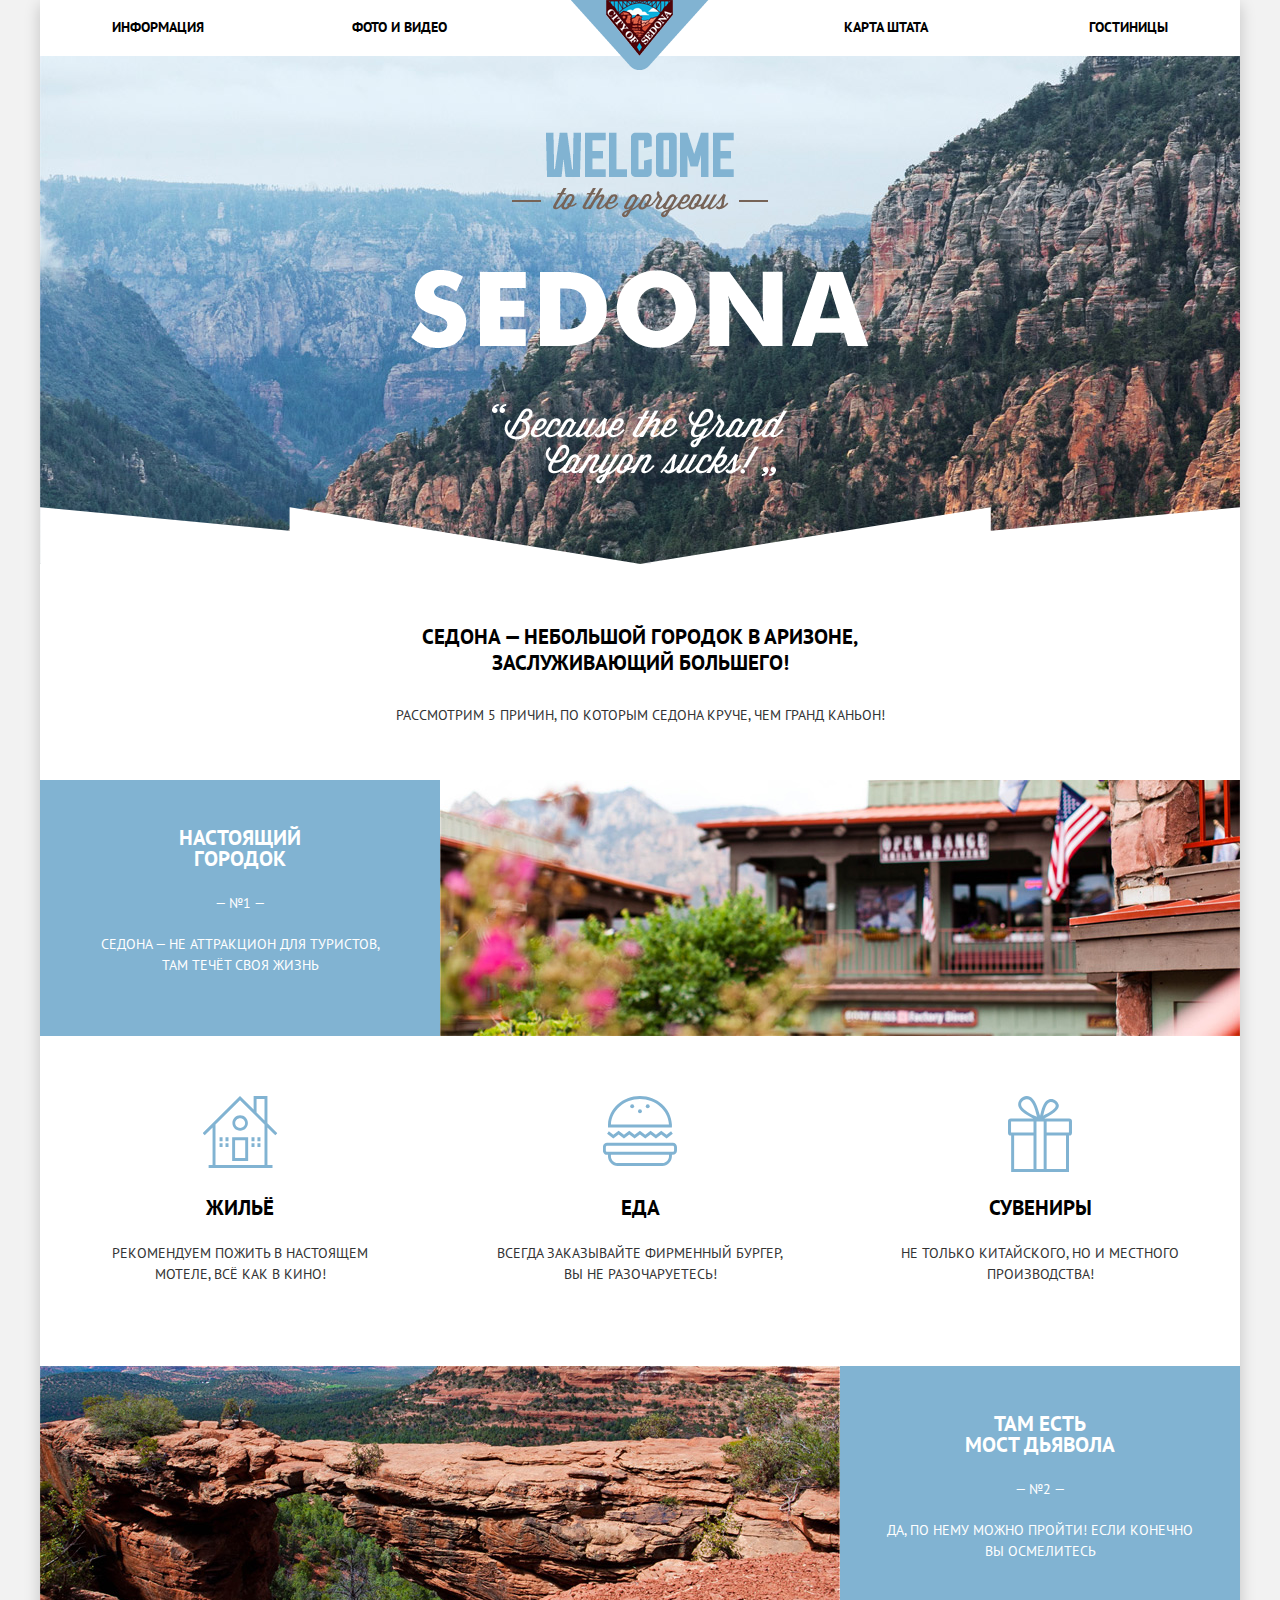
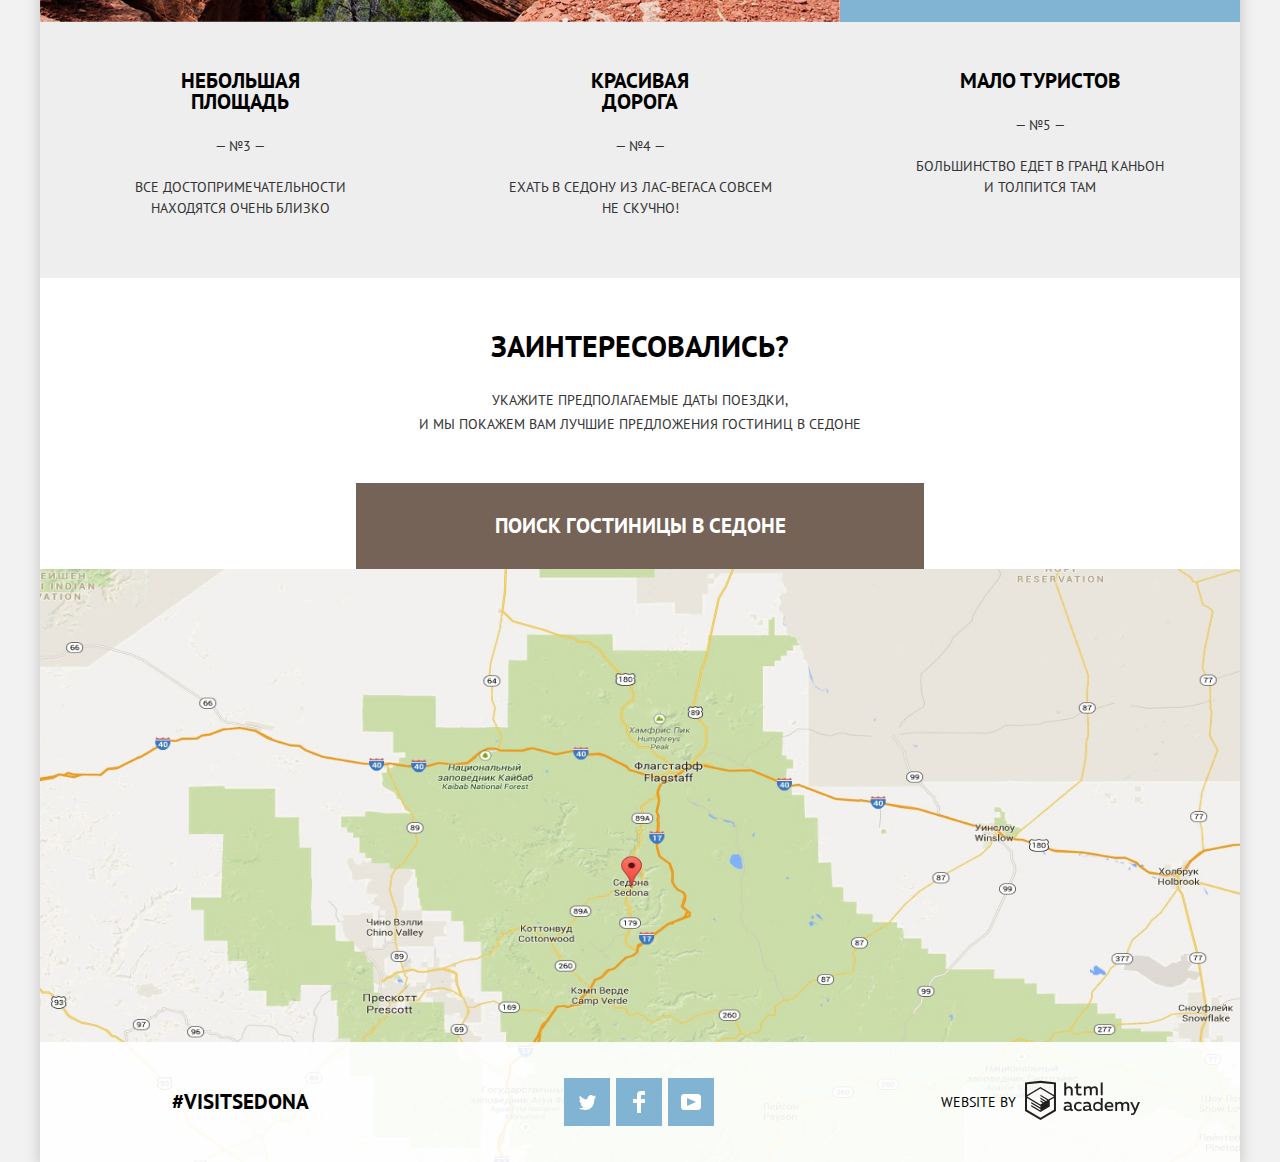
<file: index.html>
<!DOCTYPE html>
<html lang="ru">

<head>
  <meta charset="utf-8">
  <title>Седона</title>
  <link href="https://fonts.googleapis.com/css?family=PT+Sans:400,700&amp;subset=cyrillic" rel="stylesheet">
  <link href="css/normalize.min.css" rel="stylesheet">
  <link rel="stylesheet" href="css/style.min.css">
</head>

<body>
  <div class="wrapper">
    <header class="main-header">
      <nav class="main-navigation">
        <a class="main-header-logo">
          <img src="img/logo.png" width="138" height="70" alt="Логотип города Седона">
        </a>
        <ul class="site-navigation">
          <li>
            <a href="#">Информация</a>
          </li>
          <li>
            <a href="#">Фото и видео</a>
          </li>
          <li>
            <a href="#">Карта штата</a>
          </li>
          <li>
            <a href="inner.html">Гостиницы</a>
          </li>
        </ul>
      </nav>
    </header>
    <main>
      <div class="picture">
        <img src="img/background-text.png" alt="Фото города Седона" width="458" height="352">
      </div>
      <b class="description">Седона — небольшой городок в Аризоне, заслуживающий большего!</b>
      <p>Рассмотрим 5 причин, по которым Седона круче, чем гранд каньон!</p>
      <div class="reason-block">
        <div class="reason reason-special">
          <h2 class="reason-title">Настоящий городок
          </h2>
          <p>— №1 —</p>
          <p>Седона — не аттракцион для туристов, там течёт своя жизнь</p>
        </div>
        <div class="reason-picture">
          <img src="img/reason-picture-1.jpg" width="800" height="256" alt="Фото Мост Дьявола">
        </div>
      </div>
      <div class="reason-features">
        <ul class="reason-features-list">
          <li class="feature-item feature-item-house">
            <b class="reason-title">Жильё</b>
            <p>Рекомендуем пожить в настоящем мотеле, всё как в кино!</p>
          </li>
          <li class="feature-item feature-item-food">
            <b class="reason-title">Еда</b>
            <p>Всегда заказывайте фирменный бургер, вы не разочаруетесь!</p>
          </li>
          <li class="feature-item feature-item-souvenirs">
            <b class="reason-title">Сувениры</b>
            <p>Не только китайского, но и местного производства!</p>
          </li>
        </ul>
      </div>
      <div class="reason-block-invert">
        <div class="reason-picture">
          <img src="img/reason-picture-2.jpg" width="800" height="256" alt="">
        </div>
        <div class="reason reason-special">
          <h2 class="reason-title">Там есть
            <br> Мост дьявола</h2>
          <p>— №2 —</p>
          <p>Да, по нему можно пройти! Если конечно вы осмелитесь</p>
        </div>
      </div>
      <div class="reason-others">
        <div class="reason">
          <h2 class="reason-title">Небольшая площадь</h2>
          <p>— №3 —</p>
          <p>Все достопримечательности находятся очень близко</p>
        </div>
        <div class="reason">
          <h2 class="reason-title">Красивая дорога</h2>
          <p>— №4 —</p>
          <p>Ехать в Седону из Лас-Вегаса совсем не скучно!</p>
        </div>
        <div class="reason">
          <h2 class="reason-title">Мало туристов</h2>
          <p>— №5 —</p>
          <p class="reason-long">Большинство едет в гранд каньон и толпится там</p>
        </div>
      </div>
      <section class="search">
        <h2 class="visually-hidden">Поиск гостиницы</h2>
        <b>Заинтересовались?</b>
        <p>Укажите предполагаемые даты поездки,
          <br> и мы покажем вам лучшие предложения гостиниц в Cедоне</p>
        <button type="button" class="button button-search">Поиск гостиницы в Седоне</button>
        <form class="search-info" method="post" action="https://echo.htmlacademy.ru">
          <div class="form-date">
            <label class="date-enter" for="arrive">Дата заезда:</label>
            <input class="input-text" id="arrive" type="text" name="arrive" placeholder="24 апреля 2017">
            <button type="button" class="calendar">
              <span class="visually-hidden">Календарь</span>
              <svg xmlns="http://www.w3.org/2000/svg" width="21" height="22" viewBox="0 0 21 22">
                <path d="M19.251 2.025h-2.845V.648c0-.381-.294-.689-.656-.689-.363 0-.656.308-.656.689v1.377h-3.938V.648c0-.381-.294-.689-.655-.689-.363 0-.657.308-.657.689v1.377H5.906V.648c0-.381-.294-.689-.656-.689-.363 0-.657.308-.657.689v1.377H1.75C.784 2.025 0 2.847 0 3.862v16.302C0 21.179.784 22 1.75 22h17.501c.966 0 1.749-.821 1.749-1.836V3.862c0-1.015-.783-1.837-1.749-1.837zm.437 18.139a.448.448 0 0 1-.437.459H1.75a.45.45 0 0 1-.438-.459V3.862a.45.45 0 0 1 .438-.459h2.844v1.378c0 .381.294.689.657.689.362 0 .656-.308.656-.689V3.403h3.938v1.378c0 .381.294.689.657.689.361 0 .655-.308.655-.689V3.403h3.938v1.378c0 .381.293.689.656.689.362 0 .656-.308.656-.689V3.403h2.845c.241 0 .437.206.437.459v16.302z"
                />
                <path d="M4.594 8.225h2.625v2.066H4.594zM4.594 11.668h2.625v2.067H4.594zM4.594 15.112h2.625v2.066H4.594zM9.188 15.112h2.625v2.066H9.188zM9.188 11.668h2.625v2.067H9.188zM9.188 8.225h2.625v2.066H9.188zM13.781 15.112h2.625v2.066h-2.625zM13.781 11.668h2.625v2.067h-2.625zM13.781 8.225h2.625v2.066h-2.625z"
                />
              </svg>
            </button>
          </div>
          <div class="form-date">
            <label class="date-enter" for="depart">Дата выезда:</label>
            <input class="input-text" id="depart" type="text" name="depart" placeholder="4 июля 2017">
            <span class="visually-hidden">Календарь</span>
            <button type="button" class="calendar">
              <svg xmlns="http://www.w3.org/2000/svg" width="21" height="22" viewBox="0 0 21 22">
                <path d="M19.251 2.025h-2.845V.648c0-.381-.294-.689-.656-.689-.363 0-.656.308-.656.689v1.377h-3.938V.648c0-.381-.294-.689-.655-.689-.363 0-.657.308-.657.689v1.377H5.906V.648c0-.381-.294-.689-.656-.689-.363 0-.657.308-.657.689v1.377H1.75C.784 2.025 0 2.847 0 3.862v16.302C0 21.179.784 22 1.75 22h17.501c.966 0 1.749-.821 1.749-1.836V3.862c0-1.015-.783-1.837-1.749-1.837zm.437 18.139a.448.448 0 0 1-.437.459H1.75a.45.45 0 0 1-.438-.459V3.862a.45.45 0 0 1 .438-.459h2.844v1.378c0 .381.294.689.657.689.362 0 .656-.308.656-.689V3.403h3.938v1.378c0 .381.294.689.657.689.361 0 .655-.308.655-.689V3.403h3.938v1.378c0 .381.293.689.656.689.362 0 .656-.308.656-.689V3.403h2.845c.241 0 .437.206.437.459v16.302z"
                />
                <path d="M4.594 8.225h2.625v2.066H4.594zM4.594 11.668h2.625v2.067H4.594zM4.594 15.112h2.625v2.066H4.594zM9.188 15.112h2.625v2.066H9.188zM9.188 11.668h2.625v2.067H9.188zM9.188 8.225h2.625v2.066H9.188zM13.781 15.112h2.625v2.066h-2.625zM13.781 11.668h2.625v2.067h-2.625zM13.781 8.225h2.625v2.066h-2.625z"
                />
              </svg>
            </button>
          </div>
          <div class="form-counter">
            <div class="form-counter-common adult">
              <label class="" for="adult">Взрослые:</label>
              <span class="visually-hidden">Минус</span>
              <button type="button" class="number-button number-button-minus"></button>
              <input id="adult" type="text" name="adult" placeholder="2">
              <span class="visually-hidden">Плюс</span>
              <button type="button" class="number-button number-button-plus"></button>
            </div>
            <div class="form-counter">
              <div class="form-counter-common children">
                <label for="children">Дети:</label>
                <span class="visually-hidden">Минус</span>
                <button type="button" class="number-button number-button-minus"></button>
                <input id="children" type="text" name="children" placeholder="0">
                <span class="visually-hidden">Плюс</span>
                <button type="button" class="number-button number-button-plus"></button>
              </div>
            </div>
          </div>
          <button class="button button-find" type="submit">Найти</button>
        </form>
      </section>
      <section class="map">
        <h2 class="visually-hidden">Карта</h2>
        <img class="map-image" src="img/map.jpg" width="1200" height="593" alt="Интерактивная карта штата">
        <div class="map-interactive" id="map">
          <iframe src="https://www.google.com/maps/embed?pb=!1m18!1m12!1m3!1d997641.0721878601!2d-112.39646853021871!3d34.780696503165004!2m3!1f0!2f0!3f0!3m2!1i1024!2i768!4f13.1!3m3!1m2!1s0x872da132f942b00d%3A0x5548c523fa6c8efd!2z0KHQtdC00L7QvdCwLCDQkNGA0LjQt9C-0L3QsCA4NjMzNiwg0KHQqNCQ!5e0!3m2!1sru!2sru!4v1530420291716"
            width="1200" height="593" allowfullscreen></iframe>
        </div>
      </section>
    </main>
    <footer class="main-footer footer-index">
      <p class="footer-hashtag">#visitSEDONA</p>
      <div class="footer-social">
        <ul>
          <li>
            <a class="social-button" href="#">
              <span class="visually-hidden">Твитер</span>
              <svg xmlns="http://www.w3.org/2000/svg" xmlns:xlink="http://www.w3.org/1999/xlink" width="17" height="15" viewBox="0 0 17 15">
                <path fill="#FFF" d="M10.95.144c1.685-.496 2.984.27 3.577 1.179.673-.231 1.331-.481 2.011-.708a2.345 2.345 0 0 1-.857 1.768c.685.17 1.304-.491 1.304-.491-.169 1-1.006 1.788-1.563 2.024-.231 6.75-3.175 11.217-10.077 11.082h-.446c-.41 0-4.164-.46-4.898-1.887 2.271.196 3.893-.422 4.693-1.177-.96-.3-2.679-.477-2.979-2.95.349.106.564.228 1.19.119C1.705 8.247.374 7.53.448 5.33c.285.328 1.067.536 1.34.472C1.085 5.561-.182 2.442.894.85c1.818 1.854 3.735 3.606 7.152 3.773C8.254 2.33 9.183.793 10.95.144z"
                />
              </svg>
            </a>
          </li>
          <li>
            <a class="social-button" href="#">
              <span class="visually-hidden">Фейсбук</span>
              <svg xmlns="http://www.w3.org/2000/svg" width="12" height="22" viewBox="0 0 12 22">
                <path fill="#FFF" d="M12 4V0H8a4 4 0 0 0-4 4v4H0v4h4v10h4V12h4V8H8V4h4z" />
              </svg>
            </a>
          </li>
          <li>
            <a class="social-button" href="#">
              <span class="visually-hidden">Ютуб</span>
              <svg xmlns="http://www.w3.org/2000/svg" xmlns:xlink="http://www.w3.org/1999/xlink" width="20" height="16" viewBox="0 0 20 16">
                <path fill="#FFF" d="M17 0H3C1.35 0 0 1.35 0 3v10c0 1.65 1.35 3 3 3h14c1.65 0 3-1.35 3-3V3c0-1.65-1.35-3-3-3zM6.027 11.998V4.002L15.014 8l-8.987 3.998z"
                />
              </svg>
            </a>
          </li>
        </ul>
      </div>
      <div class="footer-copyright">
        <span>Website by</span>
        <a class="copyright-link" href="https://htmlacademy.ru/intensive/htmlcss">
          <svg id="Layer_1" data-name="Layer 1" xmlns="http://www.w3.org/2000/svg" width="115" height="41" viewBox="0 0 108.08 36.85">
            <title>logo-htmlacademy-small1</title>
            <path d="M44.61,26.88a2,2,0,0,0,.55-0.1v1.33a3.25,3.25,0,0,1-1.18.21,1.67,1.67,0,0,1-1.67-1,4.84,4.84,0,0,1-3.14,1.08c-1.51,0-2.91-.83-2.91-2.55,0-2.13,2-2.79,3.71-2.79a11.08,11.08,0,0,1,2.17.25v-0.3c0-1-.76-1.77-2.19-1.77a7.42,7.42,0,0,0-3,.64v-1.7a10.21,10.21,0,0,1,3.19-.55c2.36,0,3.81,1.12,3.81,3.65v3a0.54,0.54,0,0,0,.49.59h0.17Zm-6.44-1.13A1.35,1.35,0,0,0,39.63,27h0.11a3.39,3.39,0,0,0,2.41-1V24.58a9.72,9.72,0,0,0-1.81-.21c-1,0-2.16.33-2.16,1.38h0Zm12.36-6.11a5,5,0,0,1,2.57.64V22a4.08,4.08,0,0,0-2.3-.7,2.75,2.75,0,1,0,0,5.49,5,5,0,0,0,2.43-.64v1.71a6.27,6.27,0,0,1-2.76.57A4.21,4.21,0,0,1,46,24.51q0-.21,0-0.41a4.32,4.32,0,0,1,4.18-4.46h0.38Zm12.17,7.24a2,2,0,0,0,.55-0.1v1.33a3.25,3.25,0,0,1-1.18.21,1.67,1.67,0,0,1-1.67-1,4.84,4.84,0,0,1-3.14,1.08c-1.51,0-2.91-.83-2.91-2.55,0-2.13,2-2.79,3.71-2.79a11.08,11.08,0,0,1,2.17.25v-0.3c0-1-.76-1.77-2.19-1.77a7.42,7.42,0,0,0-3,.64v-1.7a10.21,10.21,0,0,1,3.19-.55c2.36,0,3.81,1.12,3.81,3.65v3a0.54,0.54,0,0,0,.49.59h0.17Zm-6.44-1.13A1.35,1.35,0,0,0,57.73,27h0.11a3.39,3.39,0,0,0,2.41-1V24.58a9.72,9.72,0,0,0-1.81-.21c-1.06,0-2.16.33-2.16,1.38h0ZM73,16V28.2H71.35V26.88a3.88,3.88,0,0,1-3.19,1.54,4.4,4.4,0,0,1,0-8.78,3.81,3.81,0,0,1,3,1.3V16H73Zm-4.53,5.22a2.76,2.76,0,1,0,0,5.52A2.86,2.86,0,0,0,71.15,25V23A2.91,2.91,0,0,0,68.49,21.27ZM79,19.64c3.31,0,4.46,2.68,3.92,5.09H76.7c0.21,1.5,1.67,2.11,3.19,2.11a6.11,6.11,0,0,0,2.64-.59v1.6a7.14,7.14,0,0,1-3,.57C77,28.42,74.78,27,74.78,24a4.18,4.18,0,0,1,4-4.39H79Zm0.09,1.54a2.28,2.28,0,0,0-2.44,2.1v0.06H81.3A2,2,0,0,0,79.13,21.18Zm5.73,7V19.87h1.65v1a3.81,3.81,0,0,1,2.78-1.27A2.86,2.86,0,0,1,91.89,21a4.12,4.12,0,0,1,2.91-1.33A3.06,3.06,0,0,1,98,23V28.2h-1.9V23.05a1.59,1.59,0,0,0-1.42-1.75H94.42a2.8,2.8,0,0,0-2.07,1.12V28.2h-1.9V23.05A1.59,1.59,0,0,0,89,21.31H88.8a3,3,0,0,0-2.21,1.29v5.63H84.86Zm21.31-8.33h1.9l-3.91,9.46c-0.9,2.17-2.09,2.86-3.35,2.86a4.76,4.76,0,0,1-1.1-.14V30.46a2.86,2.86,0,0,0,.85.12c0.9,0,1.58-.64,2.07-1.9l0.17-.42-4-8.4h2l2.86,6.29ZM38.73,1.46V6.22a3.81,3.81,0,0,1,2.7-1.14,3.25,3.25,0,0,1,3.44,3.4v5.15H43V8.72a1.81,1.81,0,0,0-1.61-2h-0.3a2.93,2.93,0,0,0-2.32,1.39v5.52h-1.9V1.46h1.9ZM49.94,2.31v3h3V6.91h-3v3.81c0,1.1.5,1.46,1.58,1.46a4.49,4.49,0,0,0,1.69-.33v1.6A6.8,6.8,0,0,1,51,13.8a2.55,2.55,0,0,1-2.86-2.74V6.89H46.58V5.26h1.5V2.74Zm5.4,11.31V5.28H57v1A3.81,3.81,0,0,1,59.77,5a2.86,2.86,0,0,1,2.6,1.33A4.12,4.12,0,0,1,65.28,5,3.06,3.06,0,0,1,68.44,8.4v5.21h-1.9V8.46a1.59,1.59,0,0,0-1.42-1.75H64.89a2.8,2.8,0,0,0-2.07,1.12v5.78h-1.9V8.46A1.59,1.59,0,0,0,59.5,6.71H59.27A3,3,0,0,0,57.06,8v5.63H55.34ZM71.17,1.45H73V13.6H71.17V1.45ZM14.71,0H14.55L0,1.54V28.21l14.55,8.66,14.55-8.66V1.54Zm12.5,27.1L14.55,34.64,1.9,27.12V16.18l12.59,7.5V25L5.86,19.9v1.31l8.68,5.21v1.39L5.87,22.65V24l8.68,5.21,8.75-5.24V18.31L27.2,16V27.12Zm0-12.53-3.48,2-1.6,1L14.51,13v1.31L21,18.23H21l-0.14.09-1,.54-5.37-3.2V17l4.24,2.52-1,.67-3.2-1.9v1.31l2.1,1.24L14.5,22.1,2,14.65,14.51,7.11Zm0-1.32L14.49,5.76,1.91,13.25v-10L14.56,1.92,27.21,3.25v10h0Z"
              transform="translate(0 -0.02)" fill="#231f20" />
          </svg>
        </a>
      </div>
    </footer>
  </div>
  <script src="js/popup.min.js"></script>
</body>

</html>
</file>
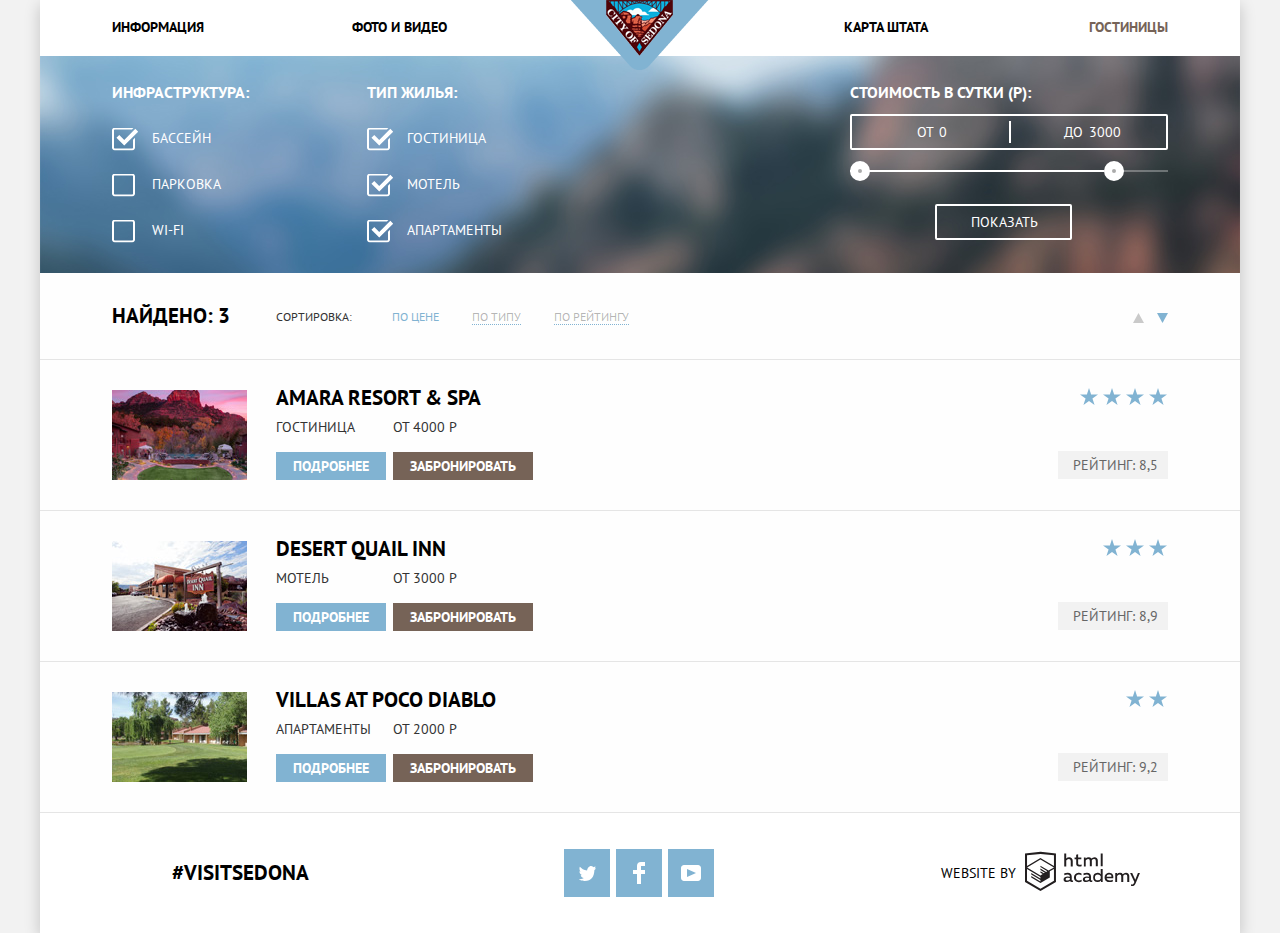
<file: inner.html>
<!DOCTYPE html>
<html lang="ru">

<head>
  <meta charset="utf-8">
  <title>Седона</title>
  <link href="https://fonts.googleapis.com/css?family=PT+Sans:400,700&amp;subset=cyrillic" rel="stylesheet">
  <link href="css/normalize.min.css" rel="stylesheet">
  <link rel="stylesheet" href="css/style.min.css">
</head>

<body class="inner-page">
  <div class="wrapper">
    <header class="main-header">
      <nav class="main-navigation">
        <a class="main-header-logo" href="index.html">
          <img src="img/logo.png" width="138" height="70" alt="Логотип города Сидона">
        </a>
        <ul class="site-navigation">
          <li>
            <a href="#">Информация</a>
          </li>
          <li>
            <a href="#">Фото и видео</a>
          </li>
          <li>
            <a href="#">Карта штата</a>
          </li>
          <li class="site-navigation-current">
            <a>Гостиницы</a>
          </li>
        </ul>
      </nav>
    </header>
    <main class="container">
      <section class="filters">
        <h2 class="visually-hidden">Фильтр жилья</h2>
        <form class="filter" method="get" action="https://echo.htmlacademy.ru">
          <fieldset class="infrastructure">
            <legend>Инфраструктура:</legend>
            <ul>
              <li class="filter-option">
                <input class="visually-hidden filter-input filter-input-checkbox" id="pool" type="checkbox" name="pool" checked>
                <label for="pool">Бассейн</label>
              </li>
              <li class="filter-option">
                <input class="visually-hidden filter-input filter-input-checkbox" id="parking" type="checkbox" name="parking">
                <label for="parking">Парковка</label>
              </li>
              <li class="filter-option">
                <input class="visually-hidden filter-input filter-input-checkbox" id="wi-fi" type="checkbox" name="wi-fi">
                <label for="wi-fi">Wi-Fi</label>
              </li>
            </ul>
          </fieldset>
          <fieldset class="housing-type">
            <legend>Тип жилья:</legend>
            <ul>
              <li class="filter-option">
                <input class="visually-hidden filter-input filter-input-checkbox" id="hotel" type="checkbox" name="hotel" checked>
                <label for="hotel">Гостиница</label>
              </li>
              <li class="filter-option">
                <input class="visually-hidden filter-input filter-input-checkbox" id="motel" type="checkbox" name="motel" checked>
                <label for="motel">Мотель</label>
              </li>
              <li class="filter-option">
                <input class="visually-hidden filter-input filter-input-checkbox" id="apartment" type="checkbox" name="apartment" checked>
                <label for="apartment">Апартаменты</label>
              </li>
            </ul>
          </fieldset>
          <fieldset class="price">
            <legend>Стоимость в сутки (Р):</legend>
            <div class="filter-interval">
              <label class="min-interval">От
                <input type="text" name="min-interval" value="0">
              </label>
              <label class="max-interval">До
                <input type="text" name="max-interval" value="3000">
              </label>
            </div>
            <div class="filter-range-wrapper">
              <div class="filter-range">
                <div class="filter-range-scale">
                  <div class="filter-range-bar"></div>
                </div>
                <button class="filter-range-handle min" type="button"></button>
                <button class="filter-range-handle max" type="button"></button>
              </div>
            </div>
            <button class="button button-filter" type="submit">Показать</button>
          </fieldset>
        </form>
      </section>
      <div class="sort">
        <p class="sort-title">Найдено: 3</p>
        <ul class="sort-list">
          <li class="sort-item">Сортировка:</li>
          <li class="sort-item sort-item-current">
            <a href="#">По цене</a>
          </li>
          <li class="sort-item">
            <a href="#">По типу</a>
          </li>
          <li class="sort-item">
            <a href="#">По рейтингу</a>
          </li>
        </ul>
        <ul class="sort-icon">
          <li class="sort-icon-up">
            <a href="#">
              <span class="visually-hidden">вверх</span>
              <svg xmlns="http://www.w3.org/2000/svg" width="11" height="10" viewBox="0 0 11 10">
                <path fill="#cacaca" d="M5.5 0L0 10h11z" />
              </svg>
            </a>
          </li>
          <li class="sort-icon-down">
            <a class="sort-icon-current" href="#">
              <span class="visually-hidden">вниз</span>
              <svg xmlns="http://www.w3.org/2000/svg" width="11" height="10" viewBox="0 0 11 10">
                <path fill="#cacaca" d="M5.5 10L0 0h11" />
              </svg>
            </a>
          </li>
        </ul>
      </div>
      <section class="hotels">
        <div class="hotels-image">
          <img src="img/hotels-image-1.jpg" width="135" height="90" alt="Гостиница Amara Resort">
        </div>
        <div class="hotels-block">
          <h2 class="hotels-block-title">
            <a href="#">Amara Resort & Spa</a>
          </h2>
          <div class="hotels-block-box">
            <span class="">Гостиница</span>
            <a class="button button-info" href="#">Подробнее</a>
          </div>
          <div class="hotels-block-box">
            <span class="">От 4000 P</span>
            <a class="button button-book" href="#">Забронировать</a>
          </div>
        </div>
        <div class="hotels-rating">
          <div class="stars">
            <span class="icon-star"></span>
            <span class="icon-star"></span>
            <span class="icon-star"></span>
            <span class="icon-star"></span>
          </div>
          <span class="rating-info">Рейтинг: 8,5</span>
        </div>
      </section>
      <section class="hotels">
        <div class="hotels-image">
          <img src="img/hotels-image-2.jpg" width="135" height="90" alt="Мотель Desert Quail Inn">
        </div>
        <div class="hotels-block">
          <h2 class="hotels-block-title">
            <a href="#">Desert Quail Inn</a>
          </h2>
          <div class="hotels-block-box">
            <span class="">Мотель</span>
            <a class="button button-info" href="#">Подробнее</a>
          </div>
          <div class="hotels-block-box">
            <span class="">От 3000 P</span>
            <a class="button button-book" href="#">Забронировать</a>
          </div>
        </div>
        <div class="hotels-rating">
          <div class="stars">
            <span class="icon-star"></span>
            <span class="icon-star"></span>
            <span class="icon-star"></span>
          </div>
          <span class="rating-info">Рейтинг: 8,9</span>
        </div>
      </section>
      <section class="hotels hotels-last">
        <div class="hotels-image">
          <img src="img/hotels-image-3.jpg" width="135" height="90" alt="Апартаменты Villas at Poco Diablo">
        </div>
        <div class="hotels-block">
          <h2 class="hotels-block-title">
            <a href="#">Villas at Poco Diablo</a>
          </h2>
          <div class="hotels-block-box">
            <span class="">Апартаменты</span>
            <a class="button button-info" href="#">Подробнее</a>
          </div>
          <div class="hotels-block-box">
            <span class="">От 2000 P</span>
            <a class="button button-book" href="#">Забронировать</a>
          </div>
        </div>
        <div class="hotels-rating">
          <div class="stars">
            <span class="icon-star"></span>
            <span class="icon-star"></span>
          </div>
          <span class="rating-info">Рейтинг: 9,2</span>
        </div>
      </section>
    </main>
    <footer class="main-footer">
      <p class="footer-hashtag">#visitSEDONA</p>
      <div class="footer-social">
        <ul>
          <li>
            <a class="social-button" href="#">
              <span class="visually-hidden">Твитер</span>
              <svg xmlns="http://www.w3.org/2000/svg" xmlns:xlink="http://www.w3.org/1999/xlink" width="17" height="15" viewBox="0 0 17 15">
                <path fill="#FFF" d="M10.95.144c1.685-.496 2.984.27 3.577 1.179.673-.231 1.331-.481 2.011-.708a2.345 2.345 0 0 1-.857 1.768c.685.17 1.304-.491 1.304-.491-.169 1-1.006 1.788-1.563 2.024-.231 6.75-3.175 11.217-10.077 11.082h-.446c-.41 0-4.164-.46-4.898-1.887 2.271.196 3.893-.422 4.693-1.177-.96-.3-2.679-.477-2.979-2.95.349.106.564.228 1.19.119C1.705 8.247.374 7.53.448 5.33c.285.328 1.067.536 1.34.472C1.085 5.561-.182 2.442.894.85c1.818 1.854 3.735 3.606 7.152 3.773C8.254 2.33 9.183.793 10.95.144z"
                />
              </svg>
            </a>
          </li>
          <li>
            <a class="social-button" href="#">
              <span class="visually-hidden">Фейсбук</span>
              <svg xmlns="http://www.w3.org/2000/svg" width="12" height="22" viewBox="0 0 12 22">
                <path fill="#FFF" d="M12 4V0H8a4 4 0 0 0-4 4v4H0v4h4v10h4V12h4V8H8V4h4z" />
              </svg>
            </a>
          </li>
          <li>
            <a class="social-button" href="#">
              <span class="visually-hidden">Ютуб</span>
              <svg xmlns="http://www.w3.org/2000/svg" xmlns:xlink="http://www.w3.org/1999/xlink" width="20" height="16" viewBox="0 0 20 16">
                <path fill="#FFF" d="M17 0H3C1.35 0 0 1.35 0 3v10c0 1.65 1.35 3 3 3h14c1.65 0 3-1.35 3-3V3c0-1.65-1.35-3-3-3zM6.027 11.998V4.002L15.014 8l-8.987 3.998z"
                />
              </svg>
            </a>
          </li>
        </ul>
      </div>
      <p class="footer-copyright">
        <span>Website by</span>
        <a class="copyright-link" href="https://htmlacademy.ru/intensive/htmlcss">
          <svg id="Layer_1" data-name="Layer 1" xmlns="http://www.w3.org/2000/svg" width="115" height="41" viewBox="0 0 108.08 36.85">
            <title>logo-htmlacademy-small1</title>
            <path d="M44.61,26.88a2,2,0,0,0,.55-0.1v1.33a3.25,3.25,0,0,1-1.18.21,1.67,1.67,0,0,1-1.67-1,4.84,4.84,0,0,1-3.14,1.08c-1.51,0-2.91-.83-2.91-2.55,0-2.13,2-2.79,3.71-2.79a11.08,11.08,0,0,1,2.17.25v-0.3c0-1-.76-1.77-2.19-1.77a7.42,7.42,0,0,0-3,.64v-1.7a10.21,10.21,0,0,1,3.19-.55c2.36,0,3.81,1.12,3.81,3.65v3a0.54,0.54,0,0,0,.49.59h0.17Zm-6.44-1.13A1.35,1.35,0,0,0,39.63,27h0.11a3.39,3.39,0,0,0,2.41-1V24.58a9.72,9.72,0,0,0-1.81-.21c-1,0-2.16.33-2.16,1.38h0Zm12.36-6.11a5,5,0,0,1,2.57.64V22a4.08,4.08,0,0,0-2.3-.7,2.75,2.75,0,1,0,0,5.49,5,5,0,0,0,2.43-.64v1.71a6.27,6.27,0,0,1-2.76.57A4.21,4.21,0,0,1,46,24.51q0-.21,0-0.41a4.32,4.32,0,0,1,4.18-4.46h0.38Zm12.17,7.24a2,2,0,0,0,.55-0.1v1.33a3.25,3.25,0,0,1-1.18.21,1.67,1.67,0,0,1-1.67-1,4.84,4.84,0,0,1-3.14,1.08c-1.51,0-2.91-.83-2.91-2.55,0-2.13,2-2.79,3.71-2.79a11.08,11.08,0,0,1,2.17.25v-0.3c0-1-.76-1.77-2.19-1.77a7.42,7.42,0,0,0-3,.64v-1.7a10.21,10.21,0,0,1,3.19-.55c2.36,0,3.81,1.12,3.81,3.65v3a0.54,0.54,0,0,0,.49.59h0.17Zm-6.44-1.13A1.35,1.35,0,0,0,57.73,27h0.11a3.39,3.39,0,0,0,2.41-1V24.58a9.72,9.72,0,0,0-1.81-.21c-1.06,0-2.16.33-2.16,1.38h0ZM73,16V28.2H71.35V26.88a3.88,3.88,0,0,1-3.19,1.54,4.4,4.4,0,0,1,0-8.78,3.81,3.81,0,0,1,3,1.3V16H73Zm-4.53,5.22a2.76,2.76,0,1,0,0,5.52A2.86,2.86,0,0,0,71.15,25V23A2.91,2.91,0,0,0,68.49,21.27ZM79,19.64c3.31,0,4.46,2.68,3.92,5.09H76.7c0.21,1.5,1.67,2.11,3.19,2.11a6.11,6.11,0,0,0,2.64-.59v1.6a7.14,7.14,0,0,1-3,.57C77,28.42,74.78,27,74.78,24a4.18,4.18,0,0,1,4-4.39H79Zm0.09,1.54a2.28,2.28,0,0,0-2.44,2.1v0.06H81.3A2,2,0,0,0,79.13,21.18Zm5.73,7V19.87h1.65v1a3.81,3.81,0,0,1,2.78-1.27A2.86,2.86,0,0,1,91.89,21a4.12,4.12,0,0,1,2.91-1.33A3.06,3.06,0,0,1,98,23V28.2h-1.9V23.05a1.59,1.59,0,0,0-1.42-1.75H94.42a2.8,2.8,0,0,0-2.07,1.12V28.2h-1.9V23.05A1.59,1.59,0,0,0,89,21.31H88.8a3,3,0,0,0-2.21,1.29v5.63H84.86Zm21.31-8.33h1.9l-3.91,9.46c-0.9,2.17-2.09,2.86-3.35,2.86a4.76,4.76,0,0,1-1.1-.14V30.46a2.86,2.86,0,0,0,.85.12c0.9,0,1.58-.64,2.07-1.9l0.17-.42-4-8.4h2l2.86,6.29ZM38.73,1.46V6.22a3.81,3.81,0,0,1,2.7-1.14,3.25,3.25,0,0,1,3.44,3.4v5.15H43V8.72a1.81,1.81,0,0,0-1.61-2h-0.3a2.93,2.93,0,0,0-2.32,1.39v5.52h-1.9V1.46h1.9ZM49.94,2.31v3h3V6.91h-3v3.81c0,1.1.5,1.46,1.58,1.46a4.49,4.49,0,0,0,1.69-.33v1.6A6.8,6.8,0,0,1,51,13.8a2.55,2.55,0,0,1-2.86-2.74V6.89H46.58V5.26h1.5V2.74Zm5.4,11.31V5.28H57v1A3.81,3.81,0,0,1,59.77,5a2.86,2.86,0,0,1,2.6,1.33A4.12,4.12,0,0,1,65.28,5,3.06,3.06,0,0,1,68.44,8.4v5.21h-1.9V8.46a1.59,1.59,0,0,0-1.42-1.75H64.89a2.8,2.8,0,0,0-2.07,1.12v5.78h-1.9V8.46A1.59,1.59,0,0,0,59.5,6.71H59.27A3,3,0,0,0,57.06,8v5.63H55.34ZM71.17,1.45H73V13.6H71.17V1.45ZM14.71,0H14.55L0,1.54V28.21l14.55,8.66,14.55-8.66V1.54Zm12.5,27.1L14.55,34.64,1.9,27.12V16.18l12.59,7.5V25L5.86,19.9v1.31l8.68,5.21v1.39L5.87,22.65V24l8.68,5.21,8.75-5.24V18.31L27.2,16V27.12Zm0-12.53-3.48,2-1.6,1L14.51,13v1.31L21,18.23H21l-0.14.09-1,.54-5.37-3.2V17l4.24,2.52-1,.67-3.2-1.9v1.31l2.1,1.24L14.5,22.1,2,14.65,14.51,7.11Zm0-1.32L14.49,5.76,1.91,13.25v-10L14.56,1.92,27.21,3.25v10h0Z"
              transform="translate(0 -0.02)" fill="#231f20" />
          </svg>
        </a>
      </p>
    </footer>
  </div>
</body>

</html>
</file>
<file: css/style.min.css>
@keyframes fallout{0%{transform:scaleY(0) translateY(-100%)}to{transform:scaleY(1) translateY(0)}}@keyframes shake{0%,to{transform:translateX(0)}10%,30%,50%,70%,90%{transform:translateX(-10px)}20%,40%,60%,80%{transform:translateX(10px)}}body,html{margin:0;padding:0}body{font-family:"PT Sans",Arial,sans-serif;font-size:14px;line-height:21px;font-weight:400;color:#333;text-transform:uppercase;background-color:#f2f2f2}.wrapper{position:relative;width:1200px;margin:0 auto;box-shadow:0 5px 15px 0 rgba(0,1,1,.2)}.main-header,.wrapper{background-color:#fff}a{text-decoration:none}.visually-hidden:not(:focus):not(:active),input[type=checkbox].visually-hidden,input[type=radio].visually-hidden{position:absolute;width:1px;height:1px;margin:-1px;border:0;padding:0;white-space:nowrap;clip-path:inset(100%);clip:rect(0 0 0 0);overflow:hidden}.button{font:inherit;text-align:center;color:#fff;vertical-align:middle;text-transform:uppercase;border:0}.main-header-logo{position:absolute;left:50%;margin-left:-69px;top:0;width:138px;height:70px}.main-navigation{position:relative;font-size:14px;line-height:26px;font-weight:700;color:#000}.site-navigation{margin:0;padding:0;display:flex;flex-flow:row wrap;list-style:none}.site-navigation li{width:240px;padding-top:14px;padding-bottom:16px}.site-navigation li:last-child,.site-navigation li:nth-child(3){text-align:right}.site-navigation li:first-child{margin-left:72px}.site-navigation li:last-child{padding-right:72px}.site-navigation li:nth-child(3){margin-left:auto}.site-navigation a{color:#000}.site-navigation a:focus,.site-navigation a:hover{color:#81b3d2}.site-navigation a:active{color:rgba(0,0,0,.3)}.site-navigation-current a{color:#766357}.picture img{display:block;margin:0 auto;width:458px;height:352px}.picture{min-height:432px;padding-top:76px;margin-bottom:59px;background-size:1200px 57px,cover;background-color:#6e95bb;background-image:url(../img/background-zigzag.png),url(../img/background-photo.jpg);background-position:center bottom,center -57px;background-repeat:no-repeat}.description,.description+p{line-height:26px;text-align:center}.description{display:block;width:560px;margin-left:auto;margin-right:auto;padding-bottom:26px;padding-top:1px;font-size:21px;font-weight:700;color:#000}.description+p{padding:0;margin:0 0 52px}.reason-block,.reason-block-invert{display:flex;flex-wrap:wrap}.reason{width:400px;padding:48px 0;box-sizing:border-box;text-align:center}.reason-picture{width:800px;min-height:256px}.reason-picture img{display:block;width:800px;height:256px}.reason-special{padding-top:47px;color:#fff;background-color:#81b3d2}.reason-title{margin:0;padding:0 120px;font-size:21px;line-height:21px;font-weight:700;color:#000}.reason-special>.reason-title{color:#fff}.reason p:nth-child(2){margin-top:24px;margin-bottom:20px}.reason-others{background-color:#eee;display:flex;flex-flow:row nowrap;padding-bottom:11px;margin-bottom:50px}.reason-block p,.reason-others p{margin:0;padding:0 60px}.reason-block-invert p{margin:0;padding:0 40px}.reason-others .reason-long{margin:0;padding:0 75px}.reason-features ul{margin:0;padding:0;display:flex;justify-content:space-between;flex-flow:row nowrap;list-style:none}.feature-item{position:relative;width:400px;padding-top:161px;text-align:center}.feature-item::before{content:"";position:absolute;top:60px;left:50%;transform:translateX(-50%)}.feature-item-house::before{width:75px;height:72px;background-image:url(../img/icon-1.svg);background-repeat:no-repeat;background-position:0 0}.feature-item-food::before,.feature-item-souvenirs::before{width:74px;height:70px;background-image:url(../img/icon-3.svg);background-repeat:no-repeat;background-position:0 0}.feature-item-souvenirs::before{width:64px;height:76px;background-image:url(../img/icon-2.svg)}.feature-item p{padding:0;width:300px;margin:22px auto 81px;text-align:center}.search b{font-size:30px;line-height:36px;font-weight:700;color:#000}.search b+p{margin:24px auto 47px;line-height:24px}.button-search{position:relative;z-index:2;width:568px;padding:30px 10px;font-size:21px;line-height:26px;font-weight:700;background-color:#766357;cursor:pointer}.button-search:focus,.button-search:hover{background-color:#604e43}.button-search:active{color:#928a85;background-color:#503e33}.main-footer{display:flex;align-items:center;padding-top:36px;padding-bottom:36px;line-height:26px;color:#000}.footer-index{position:absolute;z-index:20;width:1200px;bottom:0;background-color:rgba(255,255,255,.9)}.footer-hashtag{margin:0;padding:0;width:400px;font-size:21px;font-weight:700;text-align:center}.footer-social{width:400px}.footer-social ul,.social-button{display:flex;justify-content:center}.footer-social ul{flex-wrap:wrap;margin:0 auto;padding:0;list-style:none;width:160px}.footer-social li{margin-right:4px;margin-left:2px}.social-button{align-items:center;width:46px;height:48px;color:#000;background-color:#81b3d2}.social-button:focus,.social-button:hover{background-color:#669ec0}.social-button:active{background-color:#5496bd}.social-button:active path{fill:rgba(255,255,255,.3)}.footer-copyright{margin:0;padding:0;display:flex;align-items:center;justify-content:center;width:400px}.footer-copyright span{width:78px}.copyright-link{width:115px;height:44px;margin-left:6px}.copyright-link:focus path,.copyright-link:hover path{fill:#81b3d2}.copyright-link:active path{fill:#bdbbbc}.search{position:relative;z-index:20;margin:0 auto;width:568px;text-align:center}.search-info{position:absolute;z-index:1;transform-origin:top;width:100%;margin:0 auto;padding:55px;line-height:26px;font-weight:700;color:#000;background-color:#fff;box-shadow:0 7px 15px 0 rgba(0,1,1,.15);box-sizing:border-box}.modal-show{display:block;animation:fallout .6s}.modal-close{display:none}.modal-error{animation:shake .6s}.form-date{width:458px;margin-bottom:30px;display:flex;align-items:center}.form-date label{width:112px}.form-date input{padding:0 10px;width:308px;height:38px;font:inherit;font-size:14px;text-transform:uppercase;background-color:#f2f2f2;border:0;box-sizing:border-box}.search-info input:hover{background-color:#ebebeb;border:0}.search-info input:focus{font:inherit;background-color:#fff;outline:2px solid #e5e5e5}.calendar{width:38px;height:38px;background-color:#f2f2f2;border:0}.calendar path{fill:#cacaca}.calendar:focus path,.calendar:hover path{fill:#000}.calendar:active path{fill:#81b3d2}.date-enter{width:112px;padding:0;text-align:left}.form-counter{display:flex}.form-counter-common{display:flex;justify-content:flex-end;width:229px;margin-bottom:54px}.adult{padding-right:3px}.form-counter-common label{display:block;align-self:center;text-align:left}.adult label{width:112px}.children label{width:65px}.form-counter-common input,.number-button{width:38px;height:38px;border:0;background-color:#f2f2f2}.form-counter-common input{padding:0;font:inherit;font-size:14px;text-transform:uppercase;text-align:center;box-sizing:border-box}.number-button{position:relative;display:block;cursor:pointer}.number-button-minus::before,.number-button-plus::after,.number-button-plus::before{content:"";position:absolute;top:18px;left:14px;width:12px;height:3px;background-color:#d0d0d0}.number-button-plus::after{transform:rotate(90deg)}.number-button-minus:focus::before,.number-button-minus:hover::before,.number-button-plus:focus::after,.number-button-plus:focus::before,.number-button-plus:hover::after,.number-button-plus:hover::before{background-color:#000}.button-find,.number-button-minus:active::before,.number-button-plus:active::after,.number-button-plus:active::before{background-color:#81b3d2}.button-find{width:458px;padding:16px 0;font-size:21px;line-height:26px;font-weight:700;text-align:center;border:0;cursor:pointer}.button-find:focus,.button-find:hover{background-color:#669ec0}.button-find:active{color:#94b9d2;background-color:#5496bd}.input-text::-webkit-input-placeholder{color:inherit;text-transform:uppercase}.input-text:-ms-input-placeholder,.input-text::-ms-input-placeholder{color:inherit;text-transform:uppercase}.input-text::placeholder{color:inherit;text-transform:uppercase}.map{position:relative;height:593px;overflow:hidden}.map-image,.map-interactive{position:absolute;left:50%;bottom:0;transform:translateX(-50%);z-index:5;width:1200px;height:593px}.map-interactive{z-index:10}.map-interactive iframe{border:0}.filters{color:#fff;background-color:#4278a4;background-image:url(../img/filter-background.jpg);background-repeat:no-repeat}.filter{margin:0;padding:26px 72px 7px;display:flex;flex-flow:row nowrap;align-items:flex-start}.filter-option{margin-bottom:25px;padding-left:40px}.filter-option label{position:relative;display:block;cursor:pointer}.filter-input-checkbox+label::before{content:"";position:absolute;left:-40px;top:50%;transform:translateY(-50%);width:23px;height:23px;background-image:url(../img/checkbox-off.svg);background-repeat:no-repeat;background-position:0 0}.filter-input-checkbox:checked+label::before{width:27px;background-image:url(../img/checkbox-on.svg)}.filter-input-checkbox:disabled+label{color:#6a6a6a}.filter-input-checkbox:disabled+label::before{background-image:url(../img/checkbox-disabled-off.svg)}.filter-input-checkbox:checked:disabled+label::before{width:27px;background-image:url(../img/checkbox-disabled-on.svg)}.filter-input-checkbox:focus+label::before{outline:1px solid #81b3d2;outline-offset:1px}.filter .housing-type,.filter .infrastructure{width:255px;margin:0}.housing-type legend,.infrastructure legend{margin-bottom:25px}.filter fieldset{padding:0;margin:0;text-align:left;border:0}.filter legend{font-size:16px;font-weight:700;text-align:left}.filter ul,.sort ul{margin:0;padding:0;list-style:none}.filter .price{width:318px;margin-left:auto}.price legend{margin-bottom:11px}.filter-interval{position:relative;margin-bottom:20px;font-size:0;box-sizing:border-box;border:2px solid #fff;border-radius:2px}.filter-interval::after{content:"";position:absolute;top:50%;left:50%;transform:translate(0,-50%);width:2px;height:22px;background:#fff}.filter-interval label{display:inline-block;vertical-align:middle;padding-top:5px;padding-bottom:4px;font-size:14px;line-height:21px;cursor:pointer}.filter-interval .max-interval{width:90px;padding-left:57px}.filter-interval .min-interval{width:90px;padding-left:65px}.filter-interval input{width:50px;margin:0;color:#fff;background:0 0;border:0;line-height:21px}.filter-range{position:relative;margin-bottom:32px}.filter-range-scale{height:2px;background:rgba(255,255,255,.3)}.filter-range-bar{width:80%;height:2px;background:#fff}.filter-range-handle{position:absolute;top:50%;left:0;transform:translateY(-50%);width:4px;height:4px;padding:0;border:8px solid #fff;border-radius:50%;background-color:#ababab;box-sizing:content-box;cursor:pointer}.filter-range-handle:hover{background:#1c4f80}.filter-range .min{left:0}.filter-range .max{left:80%}.button-filter{display:block;width:137px;padding:6px 34px 5px;margin-left:85px;text-align:center;font-size:14px;line-height:21px;font-weight:400;background:0 0;border:2px solid #fff;border-radius:2px;cursor:pointer}.button-filter:hover{color:#000;background:#fff}.sort{display:flex;flex-flow:row nowrap;align-items:center;padding:30px 72px;background:#fefefe}.sort-title{padding:0;width:135px;margin:0 29px 0 0;text-align:left;font-size:21px;line-height:26px;font-weight:700;color:#000}.sort-list{width:782px;padding-top:4px;font-size:12px;line-height:18px;text-align:left}.sort-item{display:inline-block;vertical-align:middle}.sort-list li:first-child{margin-right:37px}.sort-list li:not(:first-child){margin-right:30px}.sort-item a{color:rgba(0,0,0,.3);border-bottom:1px dotted #81b3d2}.sort-item-current a{color:#81b3d2;border:0}.sort-item a:focus,.sort-item a:hover{color:#81b3d2;border-bottom:1px dotted #81b3d2}.sort-item a:active{color:#000;border:0}.sort-icon-down,.sort-icon-up{display:inline-block;vertical-align:middle;padding-left:9px;padding-top:5px}.sort-icon{width:110px;text-align:right;list-style:none}.sort-icon-down:focus path,.sort-icon-down:hover path,.sort-icon-up:focus path,.sort-icon-up:hover path{fill:#231f20}.sort-icon-current path,.sort-icon-down:active path,.sort-icon-up:active path{fill:#81b3d2}.hotels{padding:30px 72px;display:flex;flex-flow:row nowrap;align-items:center;text-align:left;background:#fefefe;border-top:solid 1px #e5e5e5;box-sizing:border-box}.hotels-last{border-bottom:solid 1px #e5e5e5}.hotels-image{width:135px;height:90px;margin-right:29px}.hotels-block{width:782px}.hotels-block-box{display:inline-block;vertical-align:middle;margin-right:3px}.hotels-block-title{margin-bottom:6px;margin-top:-9px}.hotels-block-box span{display:block;margin-bottom:17px}.hotels-block-title a{font-size:21px;line-height:26px;font-weight:700;color:#000}.hotels-block-title a:focus,.hotels-block-title a:hover{color:#81b3d2}.hotels-block-title a:active{color:rgba(0,0,0,.3)}.button-info{width:110px;padding:5px 17px;font-size:14px;line-height:21px;font-weight:700;text-align:center;background-color:#81b3d2;box-sizing:border-box}.button-info:focus,.button-info:hover{background-color:#669ec0}.button-info:active{color:rgba(255,255,255,.3);background-color:#5496bd}.button-book{width:142px;padding:5px 17px;font-size:14px;line-height:21px;font-weight:700;text-align:center;background-color:#766357;box-sizing:border-box}.button-book:focus,.button-book:hover{background-color:#604e43}.button-book:active{color:rgba(255,255,255,.3);background-color:#503e33}.hotels-rating{width:110px;box-sizing:border-box}.stars{margin-bottom:42px;margin-top:-10px;text-align:right}.stars span{font-size:27px;line-height:27px}.rating-info{padding:5px 10px 5px 15px;text-align:center;color:#666;background-color:#f2f2f2;box-sizing:border-box}.icon-star::before{content:"";display:inline-block;vertical-align:baseline;height:19px;width:19px;background-image:url(../img/star.svg);background-repeat:no-repeat;background-position:0 0}
</file>
